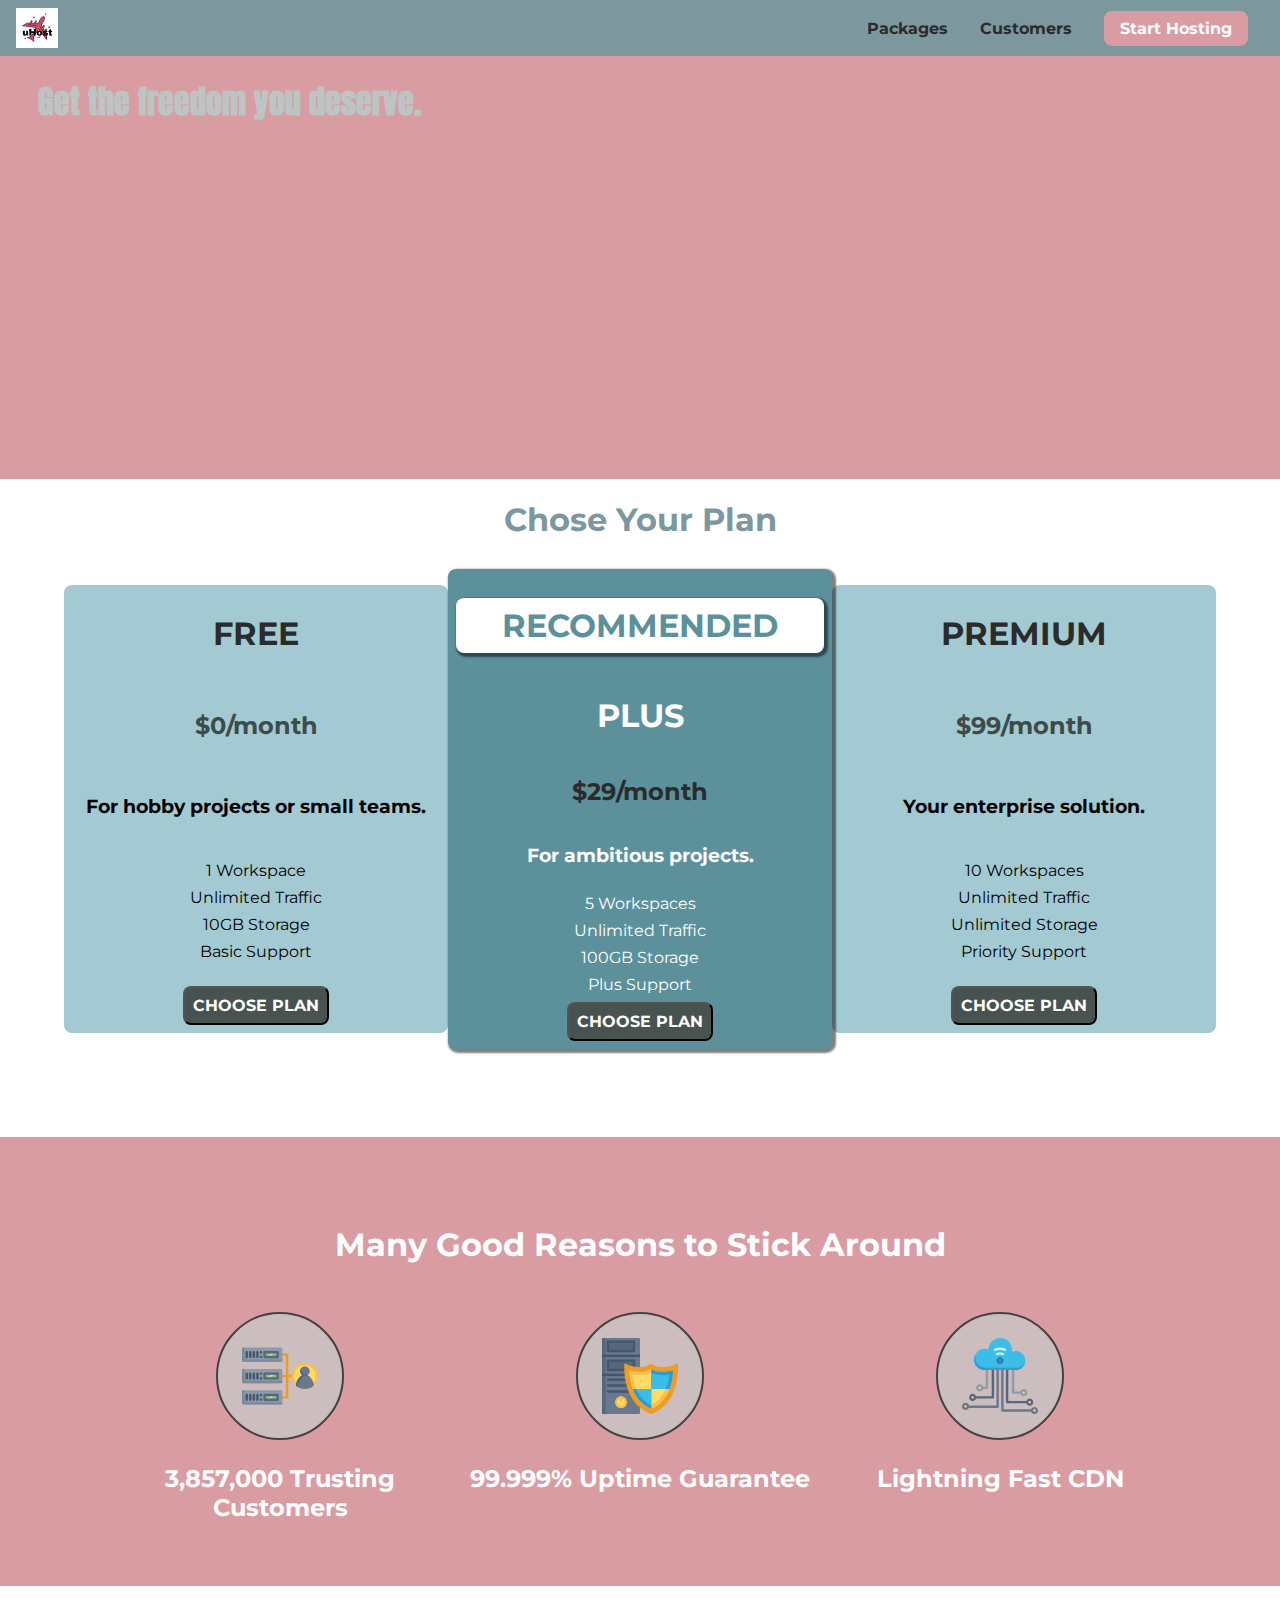
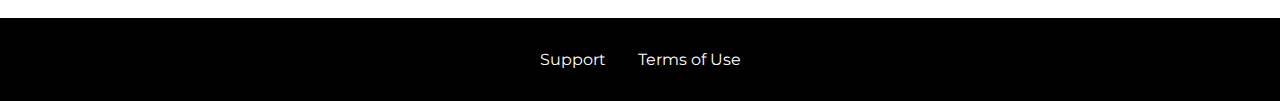
<file: index.html>
<!DOCTYPE html>
<html lang="en">

<head>
    <meta charset="UTF-8">
    <meta http-equiv="X-UA-Compatible" content="ie=edge">
    <meta name="viewport" content="width=device-width, initial-scale=1.0">
    <title>uHost</title>
    <link rel="shortcut icon" href="https://png.pngtree.com/png-vector/20190726/ourlarge/pngtree-plane-icon-design-vector-png-image_1592157.jpg">
    <link rel="stylesheet" href="shared.css">
    <link rel="stylesheet" href="main.css">

<body>
    <div class="backdrop"></div>
    <div class="modal">
        <h1 class="modal__title">Do you want to continue?</h1>
        <div class="modal__actions">
            <a href="start-hosting/index.html" class="modal__action">Yes!</a>
            <button class="modal__action modal__action--negative" type="button">No!</button>
        </div>
    </div>

    <header class="main-header">
        <div>
            <button class="toggle-button">
                <span class="toggle-button__bar"></span>
                <span class="toggle-button__bar"></span>
                <span class="toggle-button__bar"></span>
            </button>
            <a href="index.html" class="main-header_brand">
                <img src="images/uhost-icon.png" alt="uHost - Your favorite host company">
            </a>
        </div>
         <nav class="main-nav">
            <ul class="main-nav_items">
                <li class="main-nav_item">
                    <a href="packages/index.html">Packages</a>
                </li>
                <li class="main-nav_item">
                    <a href="customers/index.html">Customers</a>
                </li>
                <li class="main-nav_item main-nav_item-cta">
                    <a href="start-hosting/index.html">Start Hosting</a>
                </li>
            </ul>
        </nav>
    </header>
    <nav class="mobile-nav">
        <ul class="mobile-nav__items">
            <li class="mobile-nav__item">
                <a href="packages/index.html">Packages</a>
            </li>
            <li class="mobile-nav__item">
                <a href="customers/index.html">Customers</a>
            </li>
            <li class="mobile-nav__item mobile-nav__item--cta">
                <a href="start-hosting/index.html">Start Hosting</a>
            </li>
        </ul>
    </nav>
    <main>
        <section id="product-overview">
            <h1>Get the freedom you deserve.</h1>
        </section>
        <section id="plans">
            <h1 class="section-title">Chose Your Plan</h1>
            <div class="plan_list">
                <article class="plan">
                    <h1 class="plan_title">FREE</h1>
                    <h2 class="plan_price">$0/month</h2>
                    <h3>For hobby projects or small teams.</h3>
                    <ul class="plan_features">
                        <li class="plan_feature">1 Workspace</li>
                        <li class="plan_feature">Unlimited Traffic</li>
                        <li class="plan_feature">10GB Storage</li>
                        <li class="plan_feature">Basic Support</li>
                    </ul>
                    <div>
                        <button class="button">CHOOSE PLAN</button>
                    </div>
                </article>
                <article class="plan plan_highlighted">
                    <h1 class="plan_annotation">RECOMMENDED</h1>
                    <h1 class="plan_title">PLUS</h1>
                    <h2 class="plan_price">$29/month</h2>
                    <h3>For ambitious projects.</h3>
                    <ul class="plan_features">
                        <li class="plan_feature">5 Workspaces</li>
                        <li class="plan_feature">Unlimited Traffic</li>
                        <li class="plan_feature">100GB Storage</li>
                        <li class="plan_feature">Plus Support</li>
                    </ul>
                    <div>
                        <button class="button">CHOOSE PLAN</button>
                    </div>
                </article>
                <article class="plan">
                    <h1 class="plan_title">PREMIUM</h1>
                    <h2 class="plan_price">$99/month</h2>
                    <h3>Your enterprise solution.</h3>
                    <ul class="plan_features">
                        <li class="plan_feature">10 Workspaces</li>
                        <li class="plan_feature">Unlimited Traffic</li>
                        <li class="plan_feature">Unlimited Storage</li>
                        <li class="plan_feature">Priority Support</li>
                    </ul>
                    <div>
                        <button class="button">CHOOSE PLAN</button>
                    </div>
                </article>
            </div>
        </section>
        <section id="key_features">
            <h1 class="section-title">Many Good Reasons to Stick Around</h1>
            <ul class="key-features_list">
                <li class="key-feature">

                    <div class="key-feature_image">

                        <svg viewBox="0 0 512 512">
                            <path style="fill:#F09B24;" d="M344,248h-32V112c0-4.418-3.582-8-8-8h-40c-4.418,0-8,3.582-8,8s3.582,8,8,8h32v128h-32  c-4.418,0-8,3.582-8,8s3.582,8,8,8h32v128h-32c-4.418,0-8,3.582-8,8s3.582,8,8,8h40c4.418,0,8-3.582,8-8V264h32c4.418,0,8-3.582,8-8  S348.418,248,344,248z"
                            />
                            <path style="fill:#8E9AA9;" d="M264,64H8c-4.418,0-8,3.582-8,8v80c0,4.418,3.582,8,8,8h256c4.418,0,8-3.582,8-8V72  C272,67.582,268.418,64,264,64z"
                            />
                            <path style="fill:#7C899B;" d="M24,144c-4.418,0-8-3.582-8-8V64H8c-4.418,0-8,3.582-8,8v80c0,4.418,3.582,8,8,8h256  c4.418,0,8-3.582,8-8v-8H24z"
                            />
                            <rect x="152" y="96" style="fill:#B8E3A8;" width="88" height="32" />
                            <g>
                                <polygon style="fill:#7EC97D;" points="152,96 152,128 166,128 198,96  " />
                                <polygon style="fill:#7EC97D;" points="220,96 188,128 240,128 240,96  " />
                            </g>
                            <path style="fill:#56677E;" d="M240,136h-88c-4.418,0-8-3.582-8-8V96c0-4.418,3.582-8,8-8h88c4.418,0,8,3.582,8,8v32  C248,132.418,244.418,136,240,136z M160,120h72v-16h-72V120z"
                            />
                            <g>
                                <path style="fill:#435670;" d="M32,136c-4.418,0-8-3.582-8-8V96c0-4.418,3.582-8,8-8s8,3.582,8,8v32C40,132.418,36.418,136,32,136z   "
                                />
                                <path style="fill:#435670;" d="M56,136c-4.418,0-8-3.582-8-8V96c0-4.418,3.582-8,8-8s8,3.582,8,8v32C64,132.418,60.418,136,56,136z   "
                                />
                                <path style="fill:#435670;" d="M80,136c-4.418,0-8-3.582-8-8V96c0-4.418,3.582-8,8-8s8,3.582,8,8v32C88,132.418,84.418,136,80,136z   "
                                />
                                <path style="fill:#435670;" d="M104,136c-4.418,0-8-3.582-8-8V96c0-4.418,3.582-8,8-8s8,3.582,8,8v32   C112,132.418,108.418,136,104,136z"
                                />
                                <path style="fill:#435670;" d="M128,105c-4.418,0-8-3.582-8-8v-1c0-4.418,3.582-8,8-8s8,3.582,8,8v1   C136,101.418,132.418,105,128,105z"
                                />
                                <path style="fill:#435670;" d="M128,136c-4.418,0-8-3.582-8-8v-1c0-4.418,3.582-8,8-8s8,3.582,8,8v1   C136,132.418,132.418,136,128,136z"
                                />
                            </g>
                            <path style="fill:#8E9AA9;" d="M264,208H8c-4.418,0-8,3.582-8,8v80c0,4.418,3.582,8,8,8h256c4.418,0,8-3.582,8-8v-80  C272,211.582,268.418,208,264,208z"
                            />
                            <path style="fill:#7C899B;" d="M24,288c-4.418,0-8-3.582-8-8v-72H8c-4.418,0-8,3.582-8,8v80c0,4.418,3.582,8,8,8h256  c4.418,0,8-3.582,8-8v-8H24z"
                            />
                            <rect x="152" y="240" style="fill:#B8E3A8;" width="88" height="32" />
                            <g>
                                <polygon style="fill:#7EC97D;" points="152,240 152,272 166,272 198,240  " />
                                <polygon style="fill:#7EC97D;" points="220,240 188,272 240,272 240,240  " />
                            </g>
                            <path style="fill:#56677E;" d="M240,280h-88c-4.418,0-8-3.582-8-8v-32c0-4.418,3.582-8,8-8h88c4.418,0,8,3.582,8,8v32  C248,276.418,244.418,280,240,280z M160,264h72v-16h-72V264z"
                            />
                            <g>
                                <path style="fill:#435670;" d="M32,280c-4.418,0-8-3.582-8-8v-32c0-4.418,3.582-8,8-8s8,3.582,8,8v32C40,276.418,36.418,280,32,280   z"
                                />
                                <path style="fill:#435670;" d="M56,280c-4.418,0-8-3.582-8-8v-32c0-4.418,3.582-8,8-8s8,3.582,8,8v32C64,276.418,60.418,280,56,280   z"
                                />
                                <path style="fill:#435670;" d="M80,280c-4.418,0-8-3.582-8-8v-32c0-4.418,3.582-8,8-8s8,3.582,8,8v32C88,276.418,84.418,280,80,280   z"
                                />
                                <path style="fill:#435670;" d="M104,280c-4.418,0-8-3.582-8-8v-32c0-4.418,3.582-8,8-8s8,3.582,8,8v32   C112,276.418,108.418,280,104,280z"
                                />
                                <path style="fill:#435670;" d="M128,249c-4.418,0-8-3.582-8-8v-1c0-4.418,3.582-8,8-8s8,3.582,8,8v1   C136,245.418,132.418,249,128,249z"
                                />
                                <path style="fill:#435670;" d="M128,280c-4.418,0-8-3.582-8-8v-1c0-4.418,3.582-8,8-8s8,3.582,8,8v1   C136,276.418,132.418,280,128,280z"
                                />
                            </g>
                            <path style="fill:#8E9AA9;" d="M264,352H8c-4.418,0-8,3.582-8,8v80c0,4.418,3.582,8,8,8h256c4.418,0,8-3.582,8-8v-80  C272,355.582,268.418,352,264,352z"
                            />
                            <path style="fill:#7C899B;" d="M24,432c-4.418,0-8-3.582-8-8v-72H8c-4.418,0-8,3.582-8,8v80c0,4.418,3.582,8,8,8h256  c4.418,0,8-3.582,8-8v-8H24z"
                            />
                            <rect x="152" y="384" style="fill:#B8E3A8;" width="88" height="32" />
                            <g>
                                <polygon style="fill:#7EC97D;" points="152,384 152,416 166,416 198,384  " />
                                <polygon style="fill:#7EC97D;" points="220,384 188,416 240,416 240,384  " />
                            </g>
                            <path style="fill:#56677E;" d="M240,424h-88c-4.418,0-8-3.582-8-8v-32c0-4.418,3.582-8,8-8h88c4.418,0,8,3.582,8,8v32  C248,420.418,244.418,424,240,424z M160,408h72v-16h-72V408z"
                            />
                            <g>
                                <path style="fill:#435670;" d="M32,424c-4.418,0-8-3.582-8-8v-32c0-4.418,3.582-8,8-8s8,3.582,8,8v32C40,420.418,36.418,424,32,424   z"
                                />
                                <path style="fill:#435670;" d="M56,424c-4.418,0-8-3.582-8-8v-32c0-4.418,3.582-8,8-8s8,3.582,8,8v32C64,420.418,60.418,424,56,424   z"
                                />
                                <path style="fill:#435670;" d="M80,424c-4.418,0-8-3.582-8-8v-32c0-4.418,3.582-8,8-8s8,3.582,8,8v32C88,420.418,84.418,424,80,424   z"
                                />
                                <path style="fill:#435670;" d="M104,424c-4.418,0-8-3.582-8-8v-32c0-4.418,3.582-8,8-8s8,3.582,8,8v32   C112,420.418,108.418,424,104,424z"
                                />
                                <path style="fill:#435670;" d="M128,393c-4.418,0-8-3.582-8-8v-1c0-4.418,3.582-8,8-8s8,3.582,8,8v1   C136,389.418,132.418,393,128,393z"
                                />
                                <path style="fill:#435670;" d="M128,424c-4.418,0-8-3.582-8-8v-1c0-4.418,3.582-8,8-8s8,3.582,8,8v1   C136,420.418,132.418,424,128,424z"
                                />
                            </g>
                            <path style="fill:#F7C14D;" d="M424,168c-48.523,0-88,39.477-88,88s39.477,88,88,88s88-39.477,88-88S472.523,168,424,168z" />
                            <path style="fill:#FFDB66;" d="M424,184c-39.701,0-72,32.299-72,72s32.299,72,72,72s72-32.299,72-72S463.701,184,424,184z" />
                            <path style="fill:#69788D;" d="M484.893,314.16C476.393,274.588,451.922,248,424,248s-52.393,26.588-60.893,66.16  c-0.605,2.82,0.354,5.749,2.511,7.664C381.731,336.124,402.465,344,424,344s42.269-7.876,58.381-22.176  C484.539,319.909,485.498,316.98,484.893,314.16z"
                            />
                            <path style="fill:#56677E;" d="M434.053,249.171C430.768,248.403,427.411,248,424,248c-27.922,0-52.393,26.588-60.893,66.16  c-0.605,2.82,0.354,5.749,2.511,7.664c3.383,3.002,6.979,5.703,10.734,8.125C384.904,286.243,407.373,255.378,434.053,249.171z"
                            />
                            <path style="fill:#69788D;" d="M424,192c-17.645,0-32,14.355-32,32s14.355,32,32,32s32-14.355,32-32S441.645,192,424,192z" />
                            <path style="fill:#56677E;" d="M432,248c-17.645,0-32-14.355-32-32c0-6.783,2.128-13.076,5.742-18.258  C397.444,203.53,392,213.138,392,224c0,17.645,14.355,32,32,32c10.862,0,20.471-5.444,26.258-13.742  C445.076,245.872,438.783,248,432,248z"
                            />

                        </svg>
  
                    </div>

                    <p class="key_feature_description">3,857,000 Trusting Customers</p>
                </li>
                <li class="key-feature">

                    <div class="key-feature_image">

                        <svg viewBox="0 0 512 512">
                            <path style="fill:#69788D;" d="M248,0H8C3.582,0,0,3.582,0,8v496c0,4.418,3.582,8,8,8h240c4.418,0,8-3.582,8-8V8  C256,3.582,252.418,0,248,0z"
                            />
                            <path style="fill:#56677E;" d="M24,504V8c0-4.418,3.582-8,8-8H8C3.582,0,0,3.582,0,8v496c0,4.418,3.582,8,8,8h24  C27.582,512,24,508.418,24,504z"
                            />
                            <g>
                                <rect x="0" y="112" style="fill:#435670;" width="256" height="16" />
                                <rect x="0" y="240" style="fill:#435670;" width="256" height="16" />
                            </g>
                            <path style="fill:#F7C14D;" d="M128,392c-22.056,0-40,17.944-40,40s17.944,40,40,40s40-17.944,40-40S150.056,392,128,392z" />
                            <path style="fill:#FFDB66;" d="M128,408c-13.233,0-24,10.767-24,24s10.767,24,24,24s24-10.767,24-24S141.233,408,128,408z" />
                            <path style="fill:#F7C14D;" d="M128,392c-2.739,0-5.414,0.278-8,0.805V424c0,4.418,3.582,8,8,8c4.418,0,8-3.582,8-8v-31.195  C133.414,392.278,130.739,392,128,392z"
                            />
                            <g>
                                <path style="fill:#435670;" d="M216,288H40c-4.418,0-8-3.582-8-8s3.582-8,8-8h176c4.418,0,8,3.582,8,8S220.418,288,216,288z"
                                />
                                <path style="fill:#435670;" d="M216,328H40c-4.418,0-8-3.582-8-8s3.582-8,8-8h176c4.418,0,8,3.582,8,8S220.418,328,216,328z"
                                />
                                <path style="fill:#435670;" d="M216,368H40c-4.418,0-8-3.582-8-8s3.582-8,8-8h176c4.418,0,8,3.582,8,8S220.418,368,216,368z"
                                />
                                <path style="fill:#435670;" d="M216,16H40c-4.418,0-8,3.582-8,8v64c0,4.418,3.582,8,8,8h176c4.418,0,8-3.582,8-8V24   C224,19.582,220.418,16,216,16z"
                                />
                            </g>
                            <rect x="48" y="32" style="fill:#56677E;" width="160" height="48" />
                            <path style="fill:#435670;" d="M216,144H40c-4.418,0-8,3.582-8,8v64c0,4.418,3.582,8,8,8h176c4.418,0,8-3.582,8-8v-64  C224,147.582,220.418,144,216,144z"
                            />
                            <rect x="48" y="160" style="fill:#56677E;" width="160" height="48" />
                            <path style="fill:#F09B24;" d="M511.747,180.237c-0.194-6.537-8.107-10.107-13.135-5.894c-5.6,4.693-42.904,21.282-98.514,21.282  c-33.45,0-64.625-20.999-64.929-21.206c-2.9-1.991-6.764-1.85-9.512,0.346c-2.677,2.135-27.201,20.86-63.793,20.86  c-55.607,0-92.914-16.589-98.515-21.282c-5.028-4.211-12.941-0.645-13.135,5.894c-1.634,54.834,4.655,105.941,18.693,151.903  c12.096,39.604,29.759,74.047,52.497,102.373c27.538,34.304,62.743,59.882,104.66,76.045c3.069,1.918,6.757,1.921,9.83,0  c41.917-16.163,77.122-41.741,104.66-76.045c22.738-28.326,40.401-62.77,52.497-102.373  C507.092,286.179,513.381,235.071,511.747,180.237z"
                            />
                            <path style="fill:#F7C14D;" d="M476.21,221.226c-1.953-1.631-4.568-2.235-7.036-1.628c-21.686,5.327-44.926,8.028-69.075,8.028  c-25.926,0-49.633-8.975-64.955-16.504c-2.307-1.134-5.016-1.091-7.284,0.116c-14.059,7.477-36.919,16.388-65.994,16.388  c-24.153,0-47.394-2.701-69.075-8.028c-5.155-1.268-10.221,2.966-9.894,8.261c2.077,33.693,7.668,65.635,16.616,94.935  c22.774,74.565,66.139,126.334,128.888,153.868c2.032,0.891,4.397,0.891,6.43,0c61.777-27.107,104.716-78.876,127.62-153.868  c8.948-29.3,14.539-61.241,16.616-94.935C479.224,225.319,478.163,222.856,476.21,221.226z"
                            />
                            <path style="fill:#FFDB66;" d="M331.609,451.727c-52.604-25.289-89.304-70.987-109.144-135.944  c-6.532-21.39-11.162-44.336-13.82-68.447c17.133,2.852,34.952,4.291,53.22,4.291c29.394,0,53.376-7.793,69.978-15.561  c17.44,7.736,41.656,15.561,68.256,15.561c18.267,0,36.085-1.439,53.219-4.291c-2.659,24.112-7.288,47.06-13.82,68.448  C419.545,381.108,383.27,426.805,331.609,451.727z"
                            />
                            <g>
                                <path style="fill:#2C9DD4;" d="M479.066,227.858c0.157-2.539-0.903-5.002-2.856-6.633s-4.568-2.235-7.036-1.628   c-21.686,5.327-44.926,8.028-69.075,8.028c-25.926,0-49.633-8.975-64.955-16.504c-1.057-0.52-2.2-0.78-3.345-0.806l-0.072,133.351   h123.601c2.556-6.746,4.933-13.702,7.123-20.874C471.398,293.493,476.989,261.552,479.066,227.858z"
                                />
                                <path style="fill:#2C9DD4;" d="M206.658,343.667c24.153,63.42,65.028,108.108,121.743,132.995c1.031,0.452,2.147,0.673,3.263,0.666   l0.063-133.661H206.658z"
                                />
                            </g>
                            <g>
                                <path style="fill:#3CBDE8;" d="M439.497,315.783c6.532-21.389,11.161-44.336,13.82-68.448c-17.134,2.852-34.952,4.291-53.219,4.291   c-26.6,0-50.815-7.824-68.256-15.561l-0.116,107.601h97.758C433.179,334.807,436.524,325.518,439.497,315.783z"
                                />
                                <path style="fill:#3CBDE8;" d="M232.523,343.667c21.144,50.298,54.363,86.56,99.087,108.06l0.117-108.06H232.523z" />
                            </g>

                        </svg>

                    </div>

                    <p class="key_feature_description">99.999% Uptime Guarantee</p>
                </li>
                <li class="key-feature">

                    <div class="key-feature_image">

                        <svg viewBox="0 0 512 512">
                            
                            <path style="fill:#8E9AA9;" d="M168,200c-4.418,0-8,3.582-8,8v120h-17.376c-3.302-9.311-12.194-16-22.624-16  c-13.234,0-24,10.767-24,24s10.766,24,24,24c10.429,0,19.321-6.689,22.624-16H168c4.418,0,8-3.582,8-8V208  C176,203.582,172.418,200,168,200z"
                            />
                            <path style="fill:#FFDB66;" d="M120,328c-4.411,0-8,3.589-8,8s3.589,8,8,8s8-3.589,8-8S124.411,328,120,328z" />
                            <path style="fill:#56677E;" d="M208,200c-4.418,0-8,3.582-8,8v184H94.624C91.322,382.689,82.43,376,72,376  c-13.234,0-24,10.767-24,24s10.766,24,24,24c10.429,0,19.321-6.689,22.624-16H208c4.418,0,8-3.582,8-8V208  C216,203.582,212.418,200,208,200z"
                            />
                            <path style="fill:#FFDB66;" d="M72,392c-4.411,0-8,3.589-8,8s3.589,8,8,8s8-3.589,8-8S76.411,392,72,392z" />
                            <path style="fill:#69788D;" d="M240,208c-4.418,0-8,3.582-8,8v239H47.24c-2.671-10.34-12.078-18-23.24-18c-13.234,0-24,10.767-24,24  s10.766,24,24,24c9.666,0,18.009-5.747,21.809-14H240c4.418,0,8-3.582,8-8V216C248,211.582,244.418,208,240,208z"
                            />
                            <path style="fill:#FFDB66;" d="M24,453c-4.411,0-8,3.589-8,8s3.589,8,8,8s8-3.589,8-8S28.411,453,24,453z" />
                            <path style="fill:#69788D;" d="M488,464c-10.429,0-19.321,6.689-22.624,16H280V208c0-4.418-3.582-8-8-8s-8,3.582-8,8v280  c0,4.418,3.582,8,8,8h193.376c3.302,9.311,12.194,16,22.624,16c13.234,0,24-10.767,24-24S501.234,464,488,464z"
                            />
                            <path style="fill:#FFDB66;" d="M488,480c-4.411,0-8,3.589-8,8s3.589,8,8,8s8-3.589,8-8S492.411,480,488,480z" />
                            <path style="fill:#56677E;" d="M456,408c-10.429,0-19.321,6.689-22.624,16H312V208c0-4.418-3.582-8-8-8s-8,3.582-8,8v224  c0,4.418,3.582,8,8,8h129.376c3.302,9.311,12.194,16,22.624,16c13.234,0,24-10.767,24-24S469.234,408,456,408z"
                            />
                            <path style="fill:#FFDB66;" d="M456,424c-4.411,0-8,3.589-8,8s3.589,8,8,8s8-3.589,8-8S460.411,424,456,424z" />
                            <path style="fill:#8E9AA9;" d="M416,344c-10.429,0-19.321,6.689-22.624,16H352V208c0-4.418-3.582-8-8-8s-8,3.582-8,8v160  c0,4.418,3.582,8,8,8h49.376c3.302,9.311,12.194,16,22.624,16c13.234,0,24-10.767,24-24S429.234,344,416,344z"
                            />
                            <path style="fill:#FFDB66;" d="M416,360c-4.411,0-8,3.589-8,8s3.589,8,8,8s8-3.589,8-8S420.411,360,416,360z" />
                            <path style="fill:#3CBDE8;" d="M362,88c-8.741,0-17.231,1.751-25.06,5.085C337.646,88.797,338,84.43,338,80  c0-44.112-35.888-80-80-80c-42.823,0-77.895,33.816-79.909,76.149C170.393,73.415,162.244,72,154,72c-39.701,0-72,32.299-72,72  s32.299,72,72,72h208c35.29,0,64-28.71,64-64S397.29,88,362,88z"
                            />
                            <path style="fill:#2C9DD4;" d="M368,200H160c-39.701,0-72-32.299-72-72c0-5.863,0.721-11.559,2.05-17.019  C84.918,120.88,82,132.102,82,144c0,39.701,32.299,72,72,72h208c30.389,0,55.88-21.296,62.379-49.743  C413.565,186.327,392.352,200,368,200z"
                            />
                            <path style="fill:#2A7DB5;" d="M256,128c-13.234,0-24,10.767-24,24s10.766,24,24,24c13.233,0,24-10.767,24-24S269.233,128,256,128z"
                            />
                            <path style="fill:#2C9DD4;" d="M256,144c-4.411,0-8,3.589-8,8s3.589,8,8,8c4.411,0,8-3.589,8-8S260.411,144,256,144z" />
                            <g>
                                <path style="fill:#C5F1FA;" d="M221.755,87.695c-2.994,0-5.864-1.688-7.233-4.572c-1.894-3.991-0.194-8.763,3.798-10.657   C230.157,66.849,242.834,64,256,64c13.166,0,25.844,2.849,37.68,8.466c3.992,1.895,5.692,6.666,3.798,10.657   s-6.666,5.692-10.657,3.798C277.144,82.328,266.774,80,256,80c-10.774,0-21.144,2.328-30.821,6.921   C224.072,87.446,222.904,87.695,221.755,87.695z"
                                />
                                <path style="fill:#C5F1FA;" d="M276.545,116.618c-1.148,0-2.316-0.249-3.424-0.774C267.745,113.293,261.985,112,256,112   c-5.985,0-11.745,1.293-17.121,3.844c-3.991,1.895-8.763,0.192-10.657-3.798c-1.894-3.992-0.193-8.764,3.798-10.657   C239.557,97.813,247.625,96,256,96c8.376,0,16.444,1.813,23.98,5.389c3.991,1.894,5.692,6.665,3.798,10.657   C282.41,114.93,279.539,116.618,276.545,116.618z"
                                />
                            </g>

                        </svg>

                    </div>

                    <p class="key_feature_description">Lightning Fast CDN</p>
                </li>
            </ul>
        </section>
    </main>
    
    <footer class="main-footer"> 
        <nav>
            <ul class="main-footer_links">
                <li class="main-footer_link">
                    <a href="#">Support</a>
                </li>
                <li class="main-footer_link">
                    <a href="#">Terms of Use</a>
                </li>
            </ul>
        </nav>
    </footer>
    <script src="shared.js"></script>
</body>

</html>
</file>
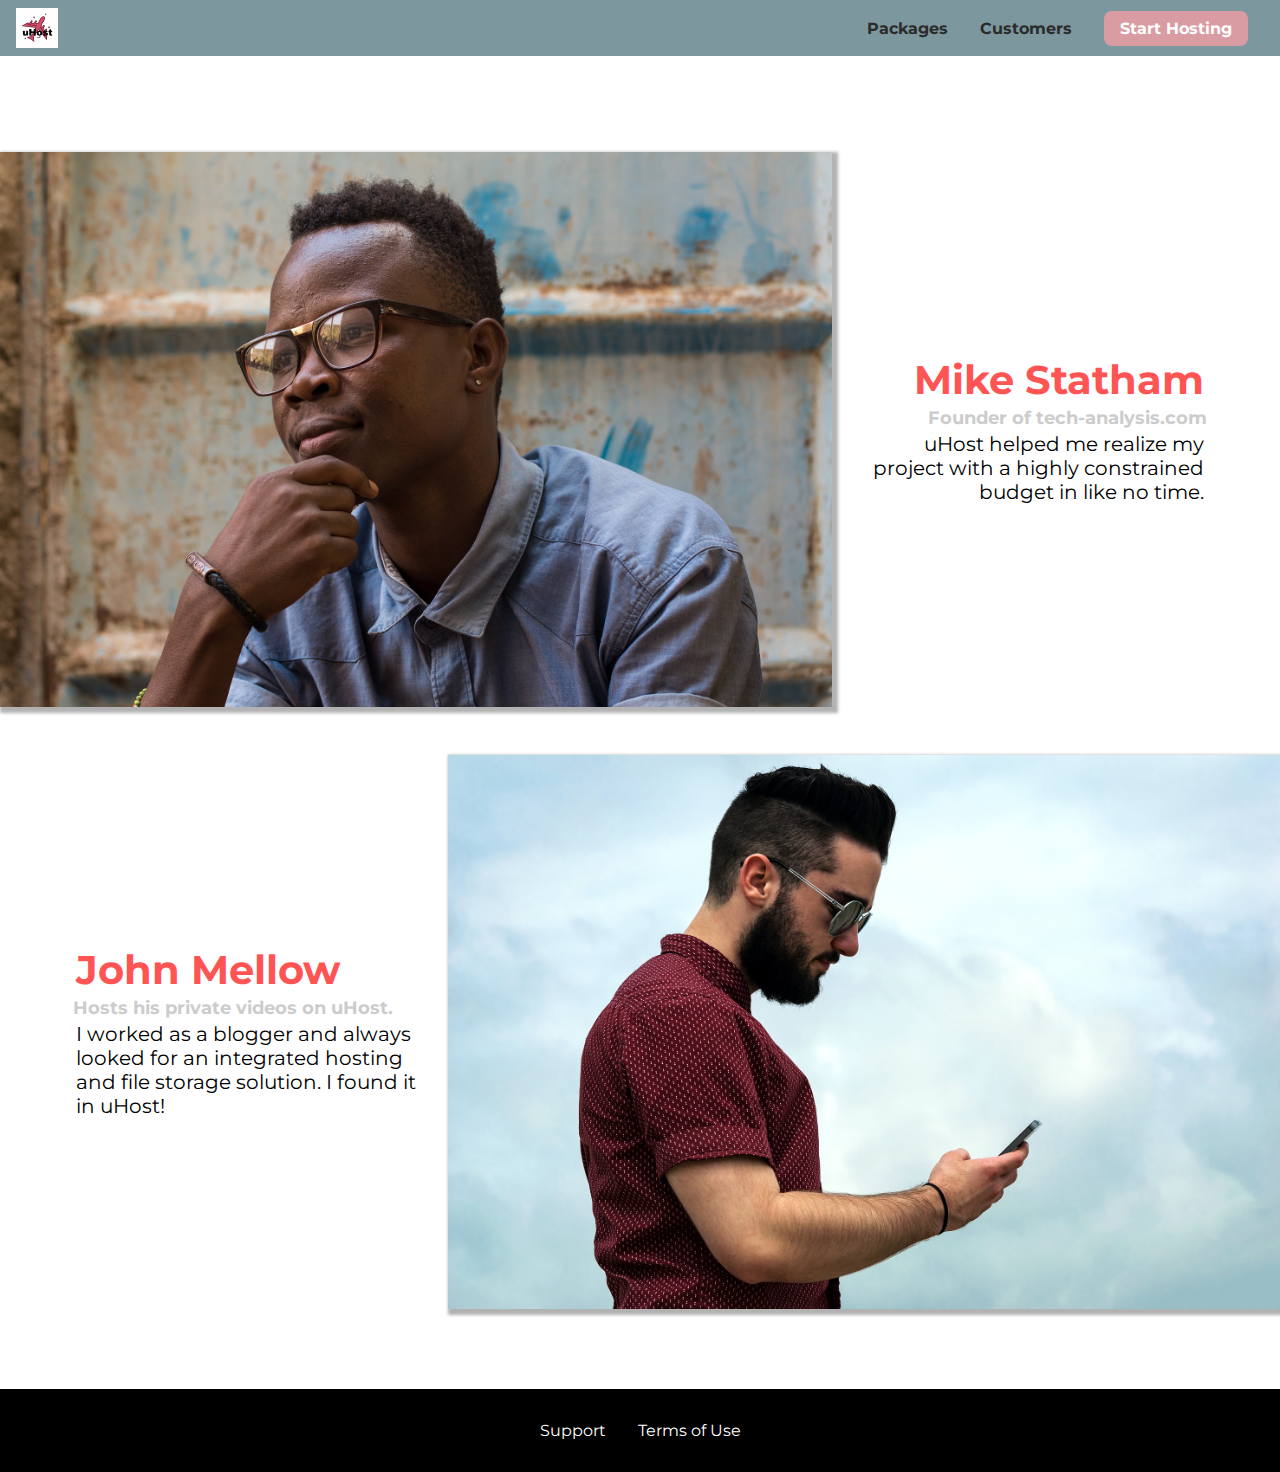
<file: costumers/index.html>
<!DOCTYPE html>
<html lang="en">

<head>
    <meta charset="UTF-8">
    <meta name="viewport" content="width=device-width, initial-scale=1.0">
    <meta http-equiv="X-UA-Compatible" content="ie=edge">
    <title>uHost</title>
    <link rel="shortcut icon" href="https://png.pngtree.com/png-vector/20190726/ourlarge/pngtree-plane-icon-design-vector-png-image_1592157.jpg">
    <link rel="preconnect" href="https://fonts.googleapis.com">
    <link rel="preconnect" href="https://fonts.gstatic.com" crossorigin>
    <link href="https://fonts.googleapis.com/css2?family=Montserrat:wght@700&display=swap" rel="stylesheet">
    <link rel="stylesheet" href="../shared.css">
    <link rel="stylesheet" href="costumers.css">
</head>

<body>
    
    <header class="main-header">
        <div>
            <a href="../index.html" class="main-header_brand">
                <img src="../images/uhost-icon.png" alt="uHost - Your favorite host company">
            </a>
        </div>
        <nav class="main-nav">
            <ul class="main-nav_items">
                <li class="main-nav_item">
                    <a href="../packages/index.html">Packages</a>
                </li>
                <li class="main-nav_item">
                    <a href="index.html">Customers</a>
                </li>
                <li class="main-nav_item main-nav_item-cta" > 
                    <a href="start-hosting/index.html">Start Hosting</a>
                </li>
            </ul>
        </nav>
    </header>

    <main>
        <div>
            <div class="testimonial" id="customer-1">
                <div class="testimonial__image-container">
                    <img src="../images/customer-1.jpg" alt="Mike Statham - Customer" class="testimonial__image">
                </div>
                <div class="testimonial__info">
                    <h1 class="testimonial__name">Mike Statham</h1>
                    <h2 class="testimonial__subtitle">Founder of
                        <a href="tech-analysis.com">tech-analysis.com</a>
                    </h2>
                    <p class="testimonial__text">uHost helped me realize my project with a highly constrained budget in like no time.</p>
                </div>
            </div>
            <div class="testimonial" id="customer-2">

                <div class="testimonial__info">
                    <h1 class="testimonial__name">John Mellow</h1>
                    <h2 class="testimonial__subtitle">Hosts his private videos on uHost.
                    </h2>
                    <p class="testimonial__text">I worked as a blogger and always looked for an integrated hosting and file storage solution. I found
                        it in uHost!
                    </p>
                </div>
                <div class="testimonial__image-container">
                    <img src="../images/customer-2.jpg" alt="John Mellow - Customer" class="testimonial__image">
                </div>
            </div>
        </div>
    </main>
    <footer class="main-footer"> 
        <nav>
            <ul class="main-footer_links">
                <li class="main-footer_link">
                    <a href="#">Support</a>
                </li>
                <li class="main-footer_link">
                    <a href="#">Terms of Use</a>
                </li>
            </ul>
        </nav>
    </footer>
</body>

</html>
</file>
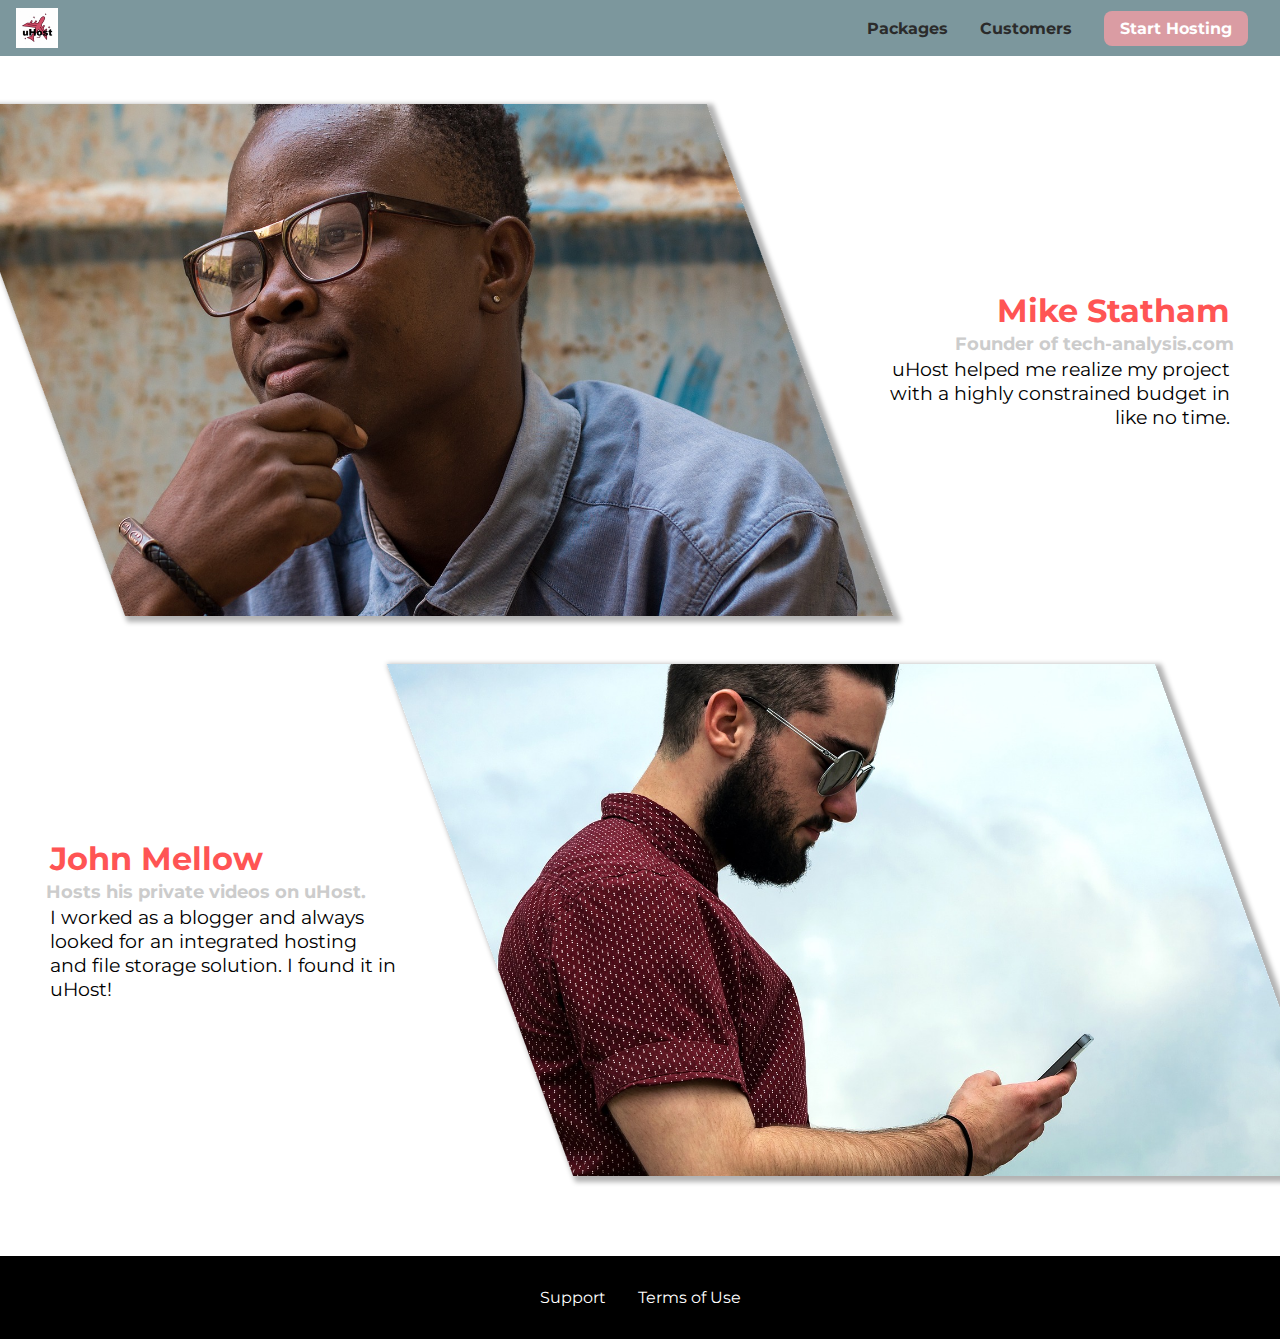
<file: customers/index.html>
<!DOCTYPE html>
<html lang="en">

<head>
    <meta charset="UTF-8">
    <meta name="viewport" content="width=device-width, initial-scale=1.0">
    <meta http-equiv="X-UA-Compatible" content="ie=edge">
    <title>uHost</title>
    <link rel="shortcut icon" href="https://png.pngtree.com/png-vector/20190726/ourlarge/pngtree-plane-icon-design-vector-png-image_1592157.jpg">
    <link rel="stylesheet" href="../shared.css">
    <link rel="stylesheet" href="customers.css">
</head>

<body>
    
    <div class="backdrop"></div>

    <header class="main-header">
        <div>
            <button class="toggle-button">
                <span class="toggle-button__bar"></span>
                <span class="toggle-button__bar"></span>
                <span class="toggle-button__bar"></span>
            </button>
            <a href="../index.html" class="main-header_brand">
                <img src="../images/uhost-icon.png" alt="uHost - Your favorite host company">
            </a>
        </div>
        <nav class="main-nav">
            <ul class="main-nav_items">
                <li class="main-nav_item">
                    <a href="../packages/index.html">Packages</a>
                </li>
                <li class="main-nav_item">
                    <a href="index.html">Customers</a>
                </li>
                <li class="main-nav_item main-nav_item-cta" > 
                    <a href="../start-hosting/index.html">Start Hosting</a>
                </li>
            </ul>
        </nav>
    </header>

    <nav class="mobile-nav">
        <ul class="mobile-nav__items">
            <li class="mobile-nav__item">
                <a href="../packages/index.html">Packages</a>
            </li>
            <li class="mobile-nav__item">
                <a href="index.html">Customers</a>
            </li>
            <li class="mobile-nav__item mobile-nav__item--cta">
                <a href="../start-hosting/index.html">Start Hosting</a>
            </li>
        </ul>
    </nav>

    <main>
        <div>
            <div class="testimonial" id="customer-1">
                <div class="testimonial__image-container">
                    <img src="../images/customer-1.jpg" alt="Mike Statham - Customer" class="testimonial__image">
                </div>
                <div class="testimonial__info">
                    <h1 class="testimonial__name">Mike Statham</h1>
                    <h2 class="testimonial__subtitle">Founder of
                        <a href="tech-analysis.com">tech-analysis.com</a>
                    </h2>
                    <p class="testimonial__text">uHost helped me realize my project with a highly constrained budget in like no time.</p>
                </div>
            </div>
            <div class="testimonial" id="customer-2">

                <div class="testimonial__info">
                    <h1 class="testimonial__name">John Mellow</h1>
                    <h2 class="testimonial__subtitle">Hosts his private videos on uHost.
                    </h2>
                    <p class="testimonial__text">I worked as a blogger and always looked for an integrated hosting and file storage solution. I found
                        it in uHost!
                    </p>
                </div>
                <div class="testimonial__image-container">
                    <img src="../images/customer-2.jpg" alt="John Mellow - Customer" class="testimonial__image">
                </div>
            </div>
        </div>
    </main>

    <footer class="main-footer"> 
        <nav>
            <ul class="main-footer_links">
                <li class="main-footer_link">
                    <a href="#">Support</a>
                </li>
                <li class="main-footer_link">
                    <a href="#">Terms of Use</a>
                </li>
            </ul>
        </nav>
    </footer>

    <script src="../shared.js"></script>
    
</body>

</html>
</file>
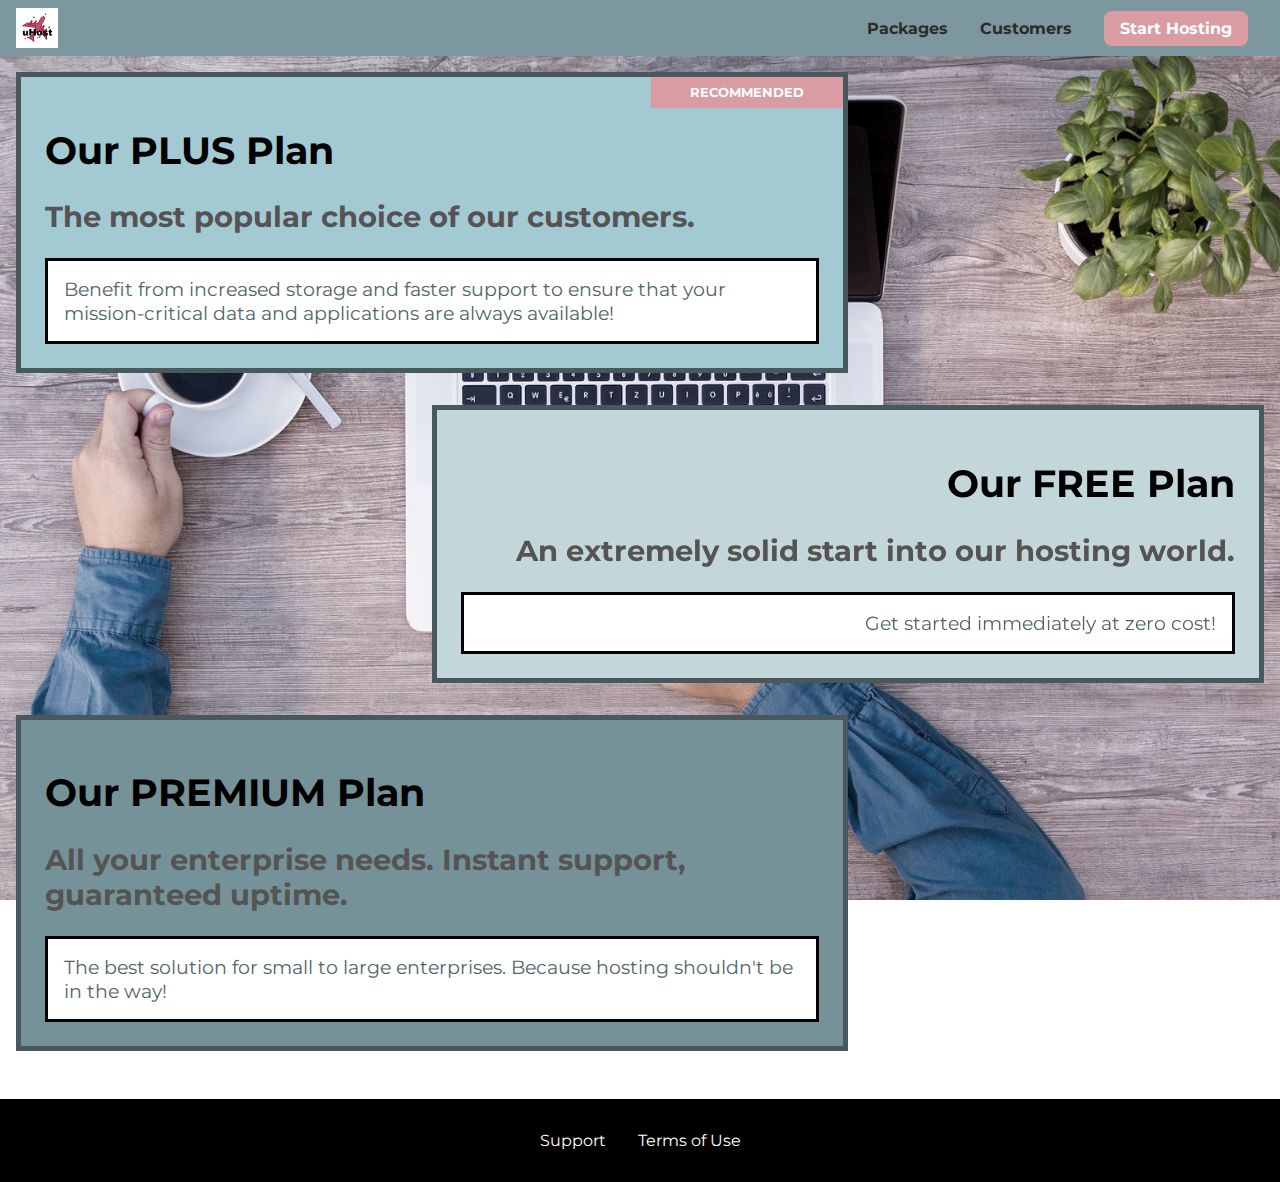
<file: packages/index.html>
<!DOCTYPE html>
<html lang="en">

<head>
    <meta charset="UTF-8">
    <meta http-equiv="X-UA-Compatible" content="ie=edge">
    <meta name="viewport" content="width=device-width, initial-scale=1.0"><meta name="viewport" content="width=device-width, initial-scale=1.0">
    <title>uHost</title>
    <link rel="shortcut icon" href="https://png.pngtree.com/png-vector/20190726/ourlarge/pngtree-plane-icon-design-vector-png-image_1592157.jpg">
    <link rel="stylesheet" href="../shared.css">
    <link rel="stylesheet" href="packages.css">
</head>

<body>

    <div class="backdrop"></div>

    <div class="background"></div>
    <header class="main-header">
        <div>
            <button class="toggle-button">
                <span class="toggle-button__bar"></span>
                <span class="toggle-button__bar"></span>
                <span class="toggle-button__bar"></span>
            </button>
            <a href="../index.html" class="main-header_brand">
                <img src="../images/uhost-icon.png" alt="uHost - Your favorite host company">
           </a>
        </div>
        <nav class="main-nav">
            <ul class="main-nav_items">
                <li class="main-nav_item">
                    <a href="index.html">Packages</a>
                </li>
                <li class="main-nav_item">
                    <a href="../customers/index.html">Customers</a>
                </li>
                <li class="main-nav_item main-nav_item-cta">
                    <a href="../start-hosting/index.html">Start Hosting</a>
                </li>
            </ul>
        </nav>
    </header>
    
    <nav class="mobile-nav">
        <ul class="mobile-nav__items">
            <li class="mobile-nav__item">
                <a href="index.html">Packages</a>
            </li>
            <li class="mobile-nav__item">
                <a href="../customers/index.html">Customers</a>
            </li>
            <li class="mobile-nav__item mobile-nav__item--cta">
                <a href="../start-hosting/index.html">Start Hosting</a>
            </li>
        </ul>
    </nav>

    <main>
        <section class="main-packages main-packages-1">
            <a href="#">
                <h1>Our PLUS Plan</h1>
                <h2 class="main-package_badge">RECOMMENDED</h2>
                <h2 class="main-package_h2">The most popular choice of our customers.</h2>
                <p class="main-package_p">Benefit from increased storage and faster support to ensure that your mission-critical data and
                    applications
                    are always available!</p>
            </a>
        </section>
        <section class="main-packages main-packages-2">
            <a href="#">
                <h1>Our FREE Plan</h1>
                <h2 class="main-package_h2">An extremely solid start into our hosting world.</h2>
                <p class="main-package_p">Get started immediately at zero cost!</p>
            </a>
        </section>
            <div class="clearfix"></div>
        </div>
        <section class="main-packages main-packages-3">
            <a href="#">
                <h1>Our PREMIUM Plan</h1>
                <h2 class="main-package_h2">All your enterprise needs. Instant support, guaranteed uptime. </h2>
                <p class="main-package_p">The best solution for small to large enterprises. Because hosting shouldn't be in the way!</p>
            </a>
        </section>
    </main>

    <footer class="main-footer"> 
        <nav>
            <ul class="main-footer_links">
                <li class="main-footer_link">
                    <a href="#">Support</a>
                </li>
                <li class="main-footer_link">
                    <a href="#">Terms of Use</a>
                </li>
            </ul>
        </nav>
    </footer>

    <script src="../shared.js"></script>

</body>

</html>
</file>
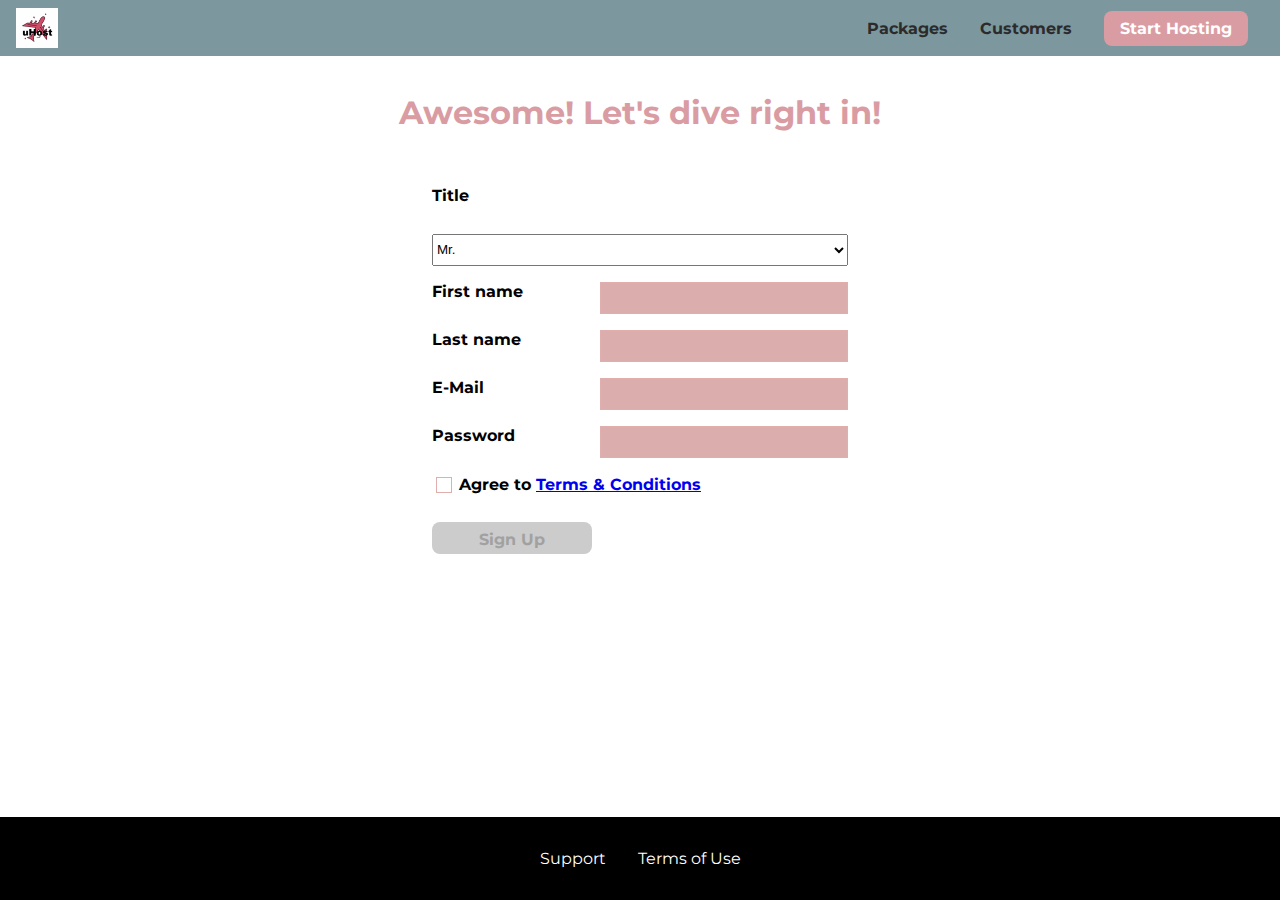
<file: start-hosting/index.html>
<!DOCTYPE html>
<html lang="en">

<head>
    <meta charset="UTF-8">
    <meta name="viewport" content="width=device-width, initial-scale=1.0">
    <meta http-equiv="X-UA-Compatible" content="ie=edge">
    <title>uHost Signup</title>
    <link rel="shortcut icon" href="https://png.pngtree.com/png-vector/20190726/ourlarge/pngtree-plane-icon-design-vector-png-image_1592157.jpg">
    <link rel="stylesheet" href="../shared.css">
    <link rel="stylesheet" href="start-hosting.css">
</head>

<body>

    <div class="backdrop"></div>

    <header class="main-header">
        <div>
            <button class="toggle-button">
                <span class="toggle-button__bar"></span>
                <span class="toggle-button__bar"></span>
                <span class="toggle-button__bar"></span>
            </button>
            <a href="../index.html" class="main-header_brand">
                <img src="../images/uhost-icon.png" alt="uHost - Your favorite hosting company">
            </a>
        </div>
        <nav class="main-nav">
            <ul class="main-nav_items">
                <li class="main-nav_item">
                    <a href="../packages/index.html">Packages</a>
                </li>
                <li class="main-nav_item">
                    <a href="../customers/index.html">Customers</a>
                </li>
                <li class="main-nav_item main-nav_item-cta">
                    <a href="index.html">Start Hosting</a>
                </li>
            </ul>
        </nav>
    </header>

    <nav class="mobile-nav">
        <ul class="mobile-nav__items">
            <li class="mobile-nav__item">
                <a href="../packages/index.html">Packages</a>
            </li>
            <li class="mobile-nav__item">
                <a href="../customers/index.html">Customers</a>
            </li>
            <li class="mobile-nav__item mobile-nav__item--cta">
                <a href="index.html">Start Hosting</a>
            </li>
        </ul>
    </nav>
    <main class="signup-page">
        <h1 class="signup-title">Awesome! Let's dive right in!</h1>
        <form action="index.html" class="signup-form">
            <label for="title">Title</label>
            <select id="title">
                <option value="mr">Mr.</option>
                <option value="ms">Ms.</option>
            </select>
            <label for="first-name">First name</label>
            <input type="text" id="first-name" required>
            <label for="last-name">Last name</label>
            <input type="text" id="last-name" required>
            <label for="email">E-Mail</label>
            <input type="email" id="email" required>
            <label for="password">Password</label>
            <input type="password" id="password" required>
            <div class="signup-form_checkbox">
                <input type="checkbox" id="agree-terms" required>
            <label for="agree-terms">Agree to
                <a href="#">Terms &amp; Conditions</a>
            </label>
            </div>
            <button type="submit" class="button" disabled>Sign Up</button>
        </form>
    </main>
    <footer class="main-footer">
        <nav>
            <ul class="main-footer_links">
                <li class="main-footer_link">
                    <a href="#">Support</a>
                </li>
                <li class="main-footer_link">
                    <a href="#">Terms of Use</a>
                </li>
            </ul>
        </nav>
    </footer>
    <script src="../shared.js"></script>
</body>

</html>
</file>
<file: shared.css>
@import url('https://fonts.googleapis.com/css2?family=Roboto:wght@900&display=swap');
@import url('https://fonts.googleapis.com/css2?family=Anton&display=swap');
@import url('https://fonts.googleapis.com/css2?family=Montserrat&display=swap');

* {
    box-sizing: border-box;
}

html {
    height: 100%;
} 

body {
    font-family: 'Montserrat', sans-serif;
    margin: 0;
    overflow-x: hidden;
    overflow-y: auto;
    display: grid;
    grid-template-rows: 3.5rem auto fit-content(8rem);
    grid-template-areas: "header"
                         "main"
                         "footer";
    /* padding-top: 3.5rem; */
    height: 100%;
}

main {
    /* grid-row: 2 / 3; */
    grid-area: main;
}

.backdrop {
    position: fixed;
    display: none;
    top: 0;
    left: 0;
    z-index: 100;
    width: 100vw;
    height: 100vh;
    background: rgba(0, 0, 0, 0.5);
}

.main-header {
    background: #7c979d;
    width: 100%;
    padding: 0.5rem 1rem;
    top: 0;
    left: 0;
    position: fixed;
    z-index: 60;
    display: flex;
    align-items: center;
    justify-content: space-between;
}

.toggle-button {
    width: 3rem;
    background: transparent;
    border: none;
    cursor: pointer;
    padding-top: 0;
    padding-bottom: 0;
    vertical-align: middle;
}
  
.toggle-button:focus {
    outline: none;
}
  
.toggle-button__bar {
    width: 100%;
    height: 0.2rem;
    background: black;
    display: block;
    margin: 0.6rem 0;
}
  
.main-header_brand {
    color: #2b2b2b;
    text-decoration: none;
    font-weight: bold;
    /* width: 20px; */
}

.main-header_brand img {
    height: 2.5rem; 
    /* width: 100%; */
    vertical-align: middle;
}

.main-nav {
    display: none;
}

.main-nav_item a,
.mobile-nav__item a {
    text-decoration: none;
}

.main-nav_item a:hover,
.main-nav_item a:active {
    color: white;
}

.main-nav_item-cta a,
.mobile-nav__item--cta a{
    color: white;
    background: #da9ca3;
    padding: 0.5rem 1rem;
    border-radius: 8px;
}

.main-nav_item-cta a:hover,
.main-nav_item-cta a:active,
.mobile-nav__item--cta a:hover,
.mobile-nav__item--cta a:active {
    color: #da9ca3;
    background: white;
    border: none;
}

@media (min-width: 40rem) {
    .toggle-button {
        display: none;
    }

    .main-nav {
        /* display: inline-block;
        text-align: right;
        width: calc(100% - 44px);
        vertical-align: middle; */
        display: flex;
    }

    .main-nav_items {
        margin: 0;
        padding: 0;
        list-style: none;
        display: flex;
    }
    
    .main-nav_item    {
        margin: 0 1rem;
    }
    
    .main-nav_item a,
    .mobile-nav__item a {
        text-decoration: none;
        color: #2b2b2b;
        font-weight: bold;
        padding: 1rem 0;
    }
    
    .main-nav_item a:hover,
    .main-nav_item a:active {
        color: white; 
    }

    
    .main-nav_item-cta a,
    .mobile-nav__item--cta a{
        color: white;
        background: #da9ca3;
        padding: 0.5rem 1rem;
        border-radius: 8px;
    }

    .main-nav_item-cta a:hover,
    .main-nav_item-cta a:active,
    .mobile-nav__item--cta a:hover,
    .mobile-nav__item--cta a:active {
        color: #da9ca3;
        background: white;
        border: none;
    }
}

.main-footer {
    background-color: black;
    padding: 2rem;
    margin-top: 2rem;
    /* grid-row: 3 / 4; */
    grid-area: footer;
}

.main-footer_links {
    list-style: none;
    margin: 0;
    padding: 0;
    display:flex;
    flex-direction: column;
    align-items: center;
}

.main-footer_link {
    margin: o.5rem 0;
}

.main-footer_link a {
    color: white;
    text-decoration: none;
}

.main-footer_link a:hover
.main-footer_link a:active {
    color: #ccc;
}

.mobile-nav {
    display: none;
    position: fixed;
    z-index: 101;
    top: 0;
    left: 0;
    background: white;
    width: 80%;
    height: 100vh;
}
  
.mobile-nav__items {
    width: 90%;
    height: 100%;
    list-style: none;
    margin: 10% auto;
    padding: 0;
    text-align: center;
    display: flex;
    flex-direction: column;
    justify-content: center;
    align-items: center;
}
  
.mobile-nav__item {
    margin: 1rem 0;
}
  
.mobile-nav__item a {
    font-size: 1.5rem;
  }

.button {
    background-color: #485350;
    color: white;
    font: inherit;
    border: 1,5px solid #2b2b2b;
    padding: 0.5rem;
    border-radius: 8px;
    font-weight: bold;
    cursor: pointer;
}

.button:hover,
.button:active {
    background-color: white;
    color: #2b2b2b;
}

.button:focus {
    outline: none;
}

.button[disabled] {
    cursor: not-allowed;
    border: #a1a1a1;
    background: #ccc;
    color: #a1a1a1;
}

.open {
    display: block !important;
}

@media (min-width: 40rem) {
    .main-footer_link {
        margin: 0 1rem;
    }

    .main-footer_links {
        flex-direction: row;
        justify-content: center;
    }
}
</file>
<file: main.css>
* {
    box-sizing: border-box;
}

body {
    font-family: 'Montserrat', sans-serif;
    margin: 0;
}

#product-overview {
    background: linear-gradient(to top, rgba(80, 68, 18, 0) 10%, transparent),
    url("https://unibasq.org/wp-content/uploads/2020/08/freedom-day-e1572604258870-1140x700.jpg")
    center/cover no-repeat border-box, #da9ca3;
    /* background-image: url("https://unibasq.org/wp-content/uploads/2020/08/freedom-day-e1572604258870-1140x700.jpg");
    background-repeat: no-repeat;
    background-origin: border-box;
    background-clip: border-box; 
    background-image: linear-gradient(180deg, color); 
    background-image: radial-gradient(circle 20px left 50%, red, green); */
    width: 100vw;
    height: 40vh;
    padding: 1rem;
    position: relative;
    /* border: 5px dashed red; */

}

#product-overview h1 {
    color: #bcc5c4;
    font-family: 'Anton', sans-serif;
    position: absolute;
    top: 0;
    left: 3%;
    font-size: 1.6rem;
}   

@media (min-width: 40rem) and (min-height: 40rem) {
    #product-overview {
        height: 47vh;
        background-position: 50% 25%;
    }

    #product-overview h1 {
        font-size: 2rem;
    }
}

.section-title {
    color: #7c979d;
    text-align: center;
}

.plan {
    background-color: #a3cad3;
    text-align: center;
    padding: 0.5rem;
    margin: 0.5rem 0;
    width: 100%;
    vertical-align: middle;
    border-radius: 0.5rem;
}

.plan_highlighted {
    background: #5c919c;
    color: white;
}

.plan_annotation {
    background-color: white;
    color: #5c919c;
    padding: 0.5rem;
    box-shadow: 2px 2px 2px 2px rgba(0, 0, 0, 0.5);
    border-radius: 8px;
}

.plan_title {
    color: #2b2b2b;
}

.plan_price {
    color: #3e4b48;
}

.plan_highlighted .plan_title {
    color: white;
}

.plan_highlighted .plan_price {
    color: #2b2b2b;
}

.plan_features {
    list-style: none;
    margin: 0;
    padding: 0;
}

.plan_feature {
    margin: 0.5rem 0px;
}

@media (min-width: 40rem) {
    .plan {
        width: 30%;
        min-width: 13rem;
        max-width: 25rem;
        display: flex;
        flex-direction: column;
        justify-content: space-between;
        height: 28rem;
    }

    .plan_list {
        width: 100%;
        display: flex; 
        justify-content: center;
        align-items: center;
    }

    .plan_highlighted {
        box-shadow: 2px 2px 2px 2px rgba(0, 0, 0, 0.5);
        height: 30rem;
        z-index: 50;
    }
}

#key_features {
    background-color: #da9ca3;
    margin-top: 5rem;
    padding: 2.5rem;
}

#key_features .section-title {
    color: white;
    margin: 3rem;
}

.key-features_list {
    list-style: none;
    margin: 0;
    padding: 0;
    text-align: center;
}


.key-feature_image {
    background-color: #ccbdbf;
    width: 8rem;
    height: 8rem;
    border: 2px solid #424242;
    border-radius: 50%;
    margin: auto;
    padding: 1.5rem;
}

.key_feature_description {
    text-align: center;
    font-weight: bold;
    color: white;
    font-size: 1.5rem;
}

@media (min-width: 40rem) {
    .key-feature {
        width: 30%;
        max-width: 25rem;
    }

    .key-features_list {
        display: flex;
        justify-content: center;
    }
}

/* h1 {
    font-family: sans-serif;
} */

.modal {
    position: fixed;
    display: none;
    z-index: 200;
    top: 20%;
    left: 30%;
    width: 40%;
    background: white;
    padding: 1rem;
    border: 1px solid #ccc;
    box-shadow: 1px 1px 1px rgba(0, 0, 0, 0.5);
  }
  
  .modal__title {
    text-align: center;
    margin: 0 0 1rem 0;
  }
  
  .modal__actions {
    text-align: center;
  }
  
  .modal__action {
    border: 1px solid #0e4f1f;
    background: #0e4f1f;
    text-decoration: none;
    color: white;
    font: inherit;
    padding: 0.5rem 1rem;
    cursor: pointer;
  }
  
  .modal__action:hover,
  .modal__action:active {
    background: #2ddf5c;
    border-color: #2ddf5c;
  }
  
  .modal__action--negative {
    background: red;
    border-color: red;
  }
  
  .modal__action--negative:hover,
  .modal__action--negative:active {
    background: #ff5454;
    border-color: #ff5454;
  }
</file>
<file: costumers/costumers.css>
.testimonial {
    font-size: 20px;
    margin: 48px 0;
  }
  
  .testimonial__list {
    width: 80%;
    margin: auto;
  }
  
  .testimonial:first-of-type {
    margin-top: 96px;
  }

  .testimonial__image-container {
    width: 65%;
    display: inline-block;
    vertical-align: middle;
    box-shadow: 3px 3px 3px 3px rgba(0, 0, 0, 0.3);
  }

  .testimonial__image {
      width: 100%;
      vertical-align: top;
  }
  
  .testimonial__info {
    text-align: right;
    padding: 14px;
    display: inline-block;
    vertical-align: middle;
    width: 30%;
  }
  
  #customer-2.testimonial {
    text-align: right;
  }
  
  #customer-2 .testimonial__info {
    text-align: left;
  }
  
  .testimonial__name {
    margin: 3px;
    color: #ff5454;
  }
  
  .testimonial__subtitle {
    margin: 0;
    font-size: 18px;
    color: #ccc;
  }
  
  .testimonial__subtitle a {
    color: inherit;
    text-decoration: none;
  }
  
  .testimonial__subtitle a:hover,
  .testimonial__subtitle a:active {
    color: #7a7a7a;
  }
  
  .testimonial__text {
    margin: 3px;
  }
</file>
<file: customers/customers.css>
.main {
    padding-top: 2.5rem;
}

.testimonial {
    font-size: 1.2rem;
 
}

.testimonial__image-container {
    width: 60%;
    max-width: 48rem;
    box-shadow: 3px 3px 5px 3px rgba(0, 0, 0, 0.3); 
    transform: skew(20deg);
    overflow: hidden;
}

.testimonial__image {
    width: 100%;
    vertical-align: top;
    transform: skew(-20deg) scale(1.4);
}

.testimonial__info {
    text-align: right;
    padding: 0.9rem;
}
  
#customer-2.testimonial {
    text-align: right;
}
  
#customer-2 .testimonial__info {
    text-align: left;
}
  
.testimonial__name {
    margin: 0.2rem;
    color: #ff5454;
    font-size: 2rem ;
}
  
.testimonial__subtitle {
    margin: 0;
    font-size: 1.1rem;
    color: #ccc;
}
  
.testimonial__subtitle a {
    color: inherit;
    text-decoration: none;
}
  
.testimonial__subtitle a:hover,
  .testimonial__subtitle a:active {
    color: #7a7a7a;
}
  
.testimonial__text {
    margin: 0.2rem;
}
  
@media (min-width: 40rem) {
    .testimonial {
        margin: 3rem auto;
        max-width: 1500px;
        display: flex;
        align-items: center;
        justify-content: space-around;
    }

    .testimonial__image-container {
        width: 66%;
    }

    .testimonial__info {
        width: 30%; 
      }
}
</file>
<file: packages/packages.css>
@font-face {
    font-family: "AnonymousPro";
    src: url("anonymousPro-Regular.ttf") format("truetype");
}

@font-face {
    font-family: "AnonymousPro";
    src: url("anonymousPro-Bold.ttf") format("truetype") ;
    font-weight: 700;
}

.main {
    padding-top: 2rem;
}

.background {
    background: url("../images/plans-background.jpg") center/cover;
    filter: grayscale(40%);
    width: 100vw;
    height: 100vh;
    position: fixed;
    z-index: -1;
}

.main-packages {                
    list-style: none;
    margin: 1rem;
    padding: 1.5rem;
    color: black;
    width: 65%;
    border: 5px #48585c solid;
    position: relative;
    /* font-family: "AnonymousPro", sans-serif;
    font-weight: 700; */
    font-size: 1.2rem;
    /* font-style font-variant font-weight font-size font-family/line-height font-family */
    overflow: hidden;
}

.main-packages:hover ,
.main-packages:active {
    color: #da9ca3;
    border: 5px solid #da9ca3;
}

.main-package_badge {
    position: absolute;
    top: 0;
    margin: 0;
    right: 0;
    font-size: 0.8rem;
    color: white;
    background-color: #da9ca3;
    padding: 0.5rem;
    transform: rotate(45deg) translate(3.5rem -1rem); 
    transform-origin: center;
    width: 12rem;
    text-align: center;
}

.main-packages-1 {
    background-color: #a3cad3;
}

.main-packages-2 {
    background-color: #c3d7db;
    float: right; 
    text-align: right;
}

.clearfix {
    clear: both;
}

.main-packages-3 {
    background-color: #759299;
}

.main-packages a {
    color: black;
    text-decoration: none;
    border-style: solid;
    border: #495b5f;
}

.main-packages a:hover,
.main-packages a:active {
    color: black;
    text-decoration: none;
    box-shadow: 2px 2px 4px rgba(0, 0, 0, 0.5);
}

.main-package_h2 {
    color: #555353;
}

.main-package_p {
    background-color: white;
    border: black solid;
    margin: 0;
    padding: 1rem;
    font-weight: normal;
    color: #526569;
}

@media (min-width: 40rem) {
    .main {
        max-width: 1500px;
    }
}
</file>
<file: start-hosting/start-hosting.css>
main {
    padding-top: 1rem;
}

.signup-title {
    text-align: center;
    font-family: 1.8rem;
    color: #da9ca3;
}

.signup-form {
    padding: 2rem;
    display: grid;
    grid-auto-rows: 2rem;
    grid-row-gap: 0.5rem;
}

.signup-form label {
    font-weight: bold;
}

.signup-form label,
.signup-form input,
.signup-form select {
    display: block;
    width: 100%;
}

/* .signup-form input[type="checkbox"] */
.signup-form input[id*="terms"],
.signup-form input[id*="terms"] + label {
    display: inline-block;
    width: auto;
    vertical-align: middle;
}

.signup-form input:not(type="checkbox"),
.signup-form select {
    border: 1px solid #ccc;
    padding: 0.5rem 0.5rem;
    font: inherit;
}

.signup-form input:not(type="checkbox"):focus,
.signup-form select:focus {
    outline: none;
    background: #bcd6dc;
    border-color: #7c979d;
}

.signup-form input[type="checkbox"] {
    border: 1px solid #ccc;
    background: white;
    width: 1rem;
    height: 1rem;
    -webkit-appearance: none;
    -noz-appearance: none;
    appearance: none;
}

.signup-form input[type="checkbox"]:checked {
    background: #7c979d;
    border: #2b2b2b;
}

.signup-form input.invalid,
.signup-form select.invalid,
.signup-form :invalid {
    border: 1px solid rgb(225, 174, 174) !important;
    background: rgb(220, 173, 173);
}

.signup-form button[type="submit"] {
    display: block;
}

@media (min-width: 40rem) {
    .signup-form {
        margin: auto;
        width: 30rem;
        grid-template-columns: 10rem auto;
        grid-row-gap: 1rem;
        grid-column-gap: 0.5rem;
    }

    .signup-form [id="title"] {
        grid-column: span 2;
    }

    .signup-form_checkbox {
        grid-column: span 2;
    }
}
</file>
